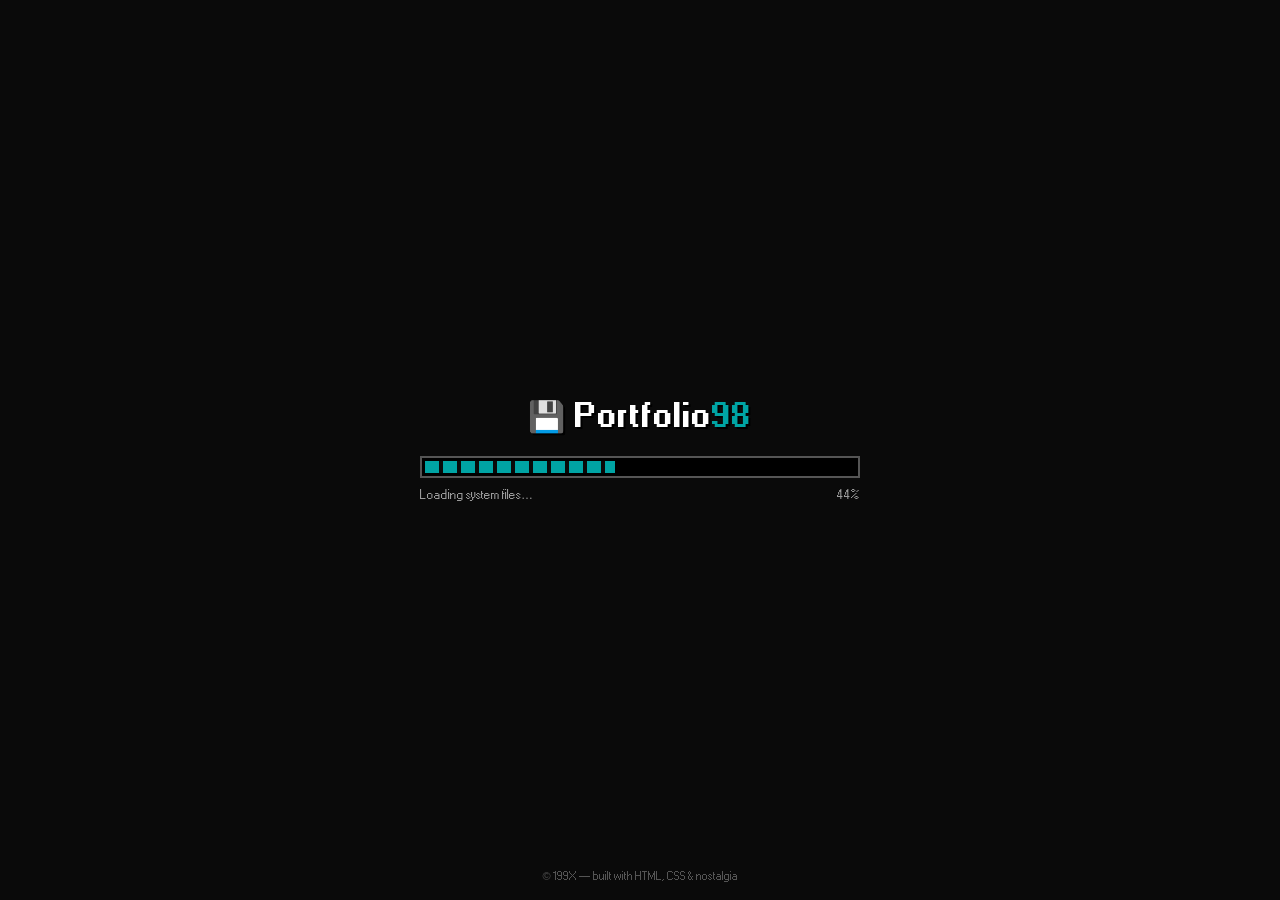
<file: index.html>
<!DOCTYPE html>
<html lang="en">
<head>
  <meta charset="UTF-8" />
  <meta name="viewport" content="width=device-width, initial-scale=1.0" />
  <title>Portfolio 98</title>
  <meta name="description" content="A Windows 98 style desktop portfolio." />
  <link rel="stylesheet" href="vendor/98.css" />
  <link rel="stylesheet" href="css/desktop.css" />
</head>
<body>

  <!-- ============ BOOT / LOADING SCREEN ============ -->
  <div id="boot" class="fullscreen">
    <div class="boot-inner">
      <div class="boot-logo">💾 Portfolio<span>98</span></div>
      <div class="boot-bar"><div class="boot-bar-fill" id="bootFill"></div></div>
      <div class="boot-status"><span id="bootMsg">Starting up…</span><span id="bootPct">0%</span></div>
    </div>
    <div class="boot-foot">© 199X — built with HTML, CSS &amp; nostalgia</div>
  </div>

  <!-- ============ CLICK TO ENTER ============ -->
  <div id="enter" class="fullscreen hidden">
    <div class="enter-inner">
      <div class="boot-logo big">💾 Portfolio<span>98</span></div>
      <button id="enterBtn">▶&nbsp; Click to start</button>
      <div class="enter-hint">tip: best experienced on a desktop browser</div>
    </div>
  </div>

  <!-- ============ DESKTOP ============ -->
  <div id="desktop" class="hidden">
    <div id="icons"></div>     <!-- desktop icons (rendered from APPS) -->
    <div id="windows"></div>   <!-- open windows live here -->

    <!-- ===== TASKBAR ===== -->
    <div id="taskbar">
      <button id="startBtn"><span class="start-flag">🪟</span><b>Start</b></button>
      <div class="taskbar-sep"></div>
      <div id="tasks"></div>
      <div id="tray">
        <span id="clock" title="">12:00 PM</span>
      </div>
    </div>

    <!-- ===== START MENU ===== -->
    <div id="startMenu" class="hidden">
      <div class="start-side"><span>Portfolio<b>98</b></span></div>
      <div class="start-main">
        <div class="start-items" id="startItems"></div>
        <div class="start-sep"></div>
        <button class="start-item" id="startShutdown"><span class="si-icon">⏻</span> Shut Down…</button>
      </div>
    </div>
  </div>

  <!-- ============ SHUTDOWN ============ -->
  <div id="shutdown" class="fullscreen hidden">
    <div class="shutdown-inner">
      <p>It is now safe to turn off your computer.</p>
      <button id="shutdownBack">Turn back on</button>
    </div>
  </div>

  <script src="js/apps.js"></script>
  <script src="js/desktop.js"></script>
  <script src="js/boot.js"></script>
</body>
</html>
</file>
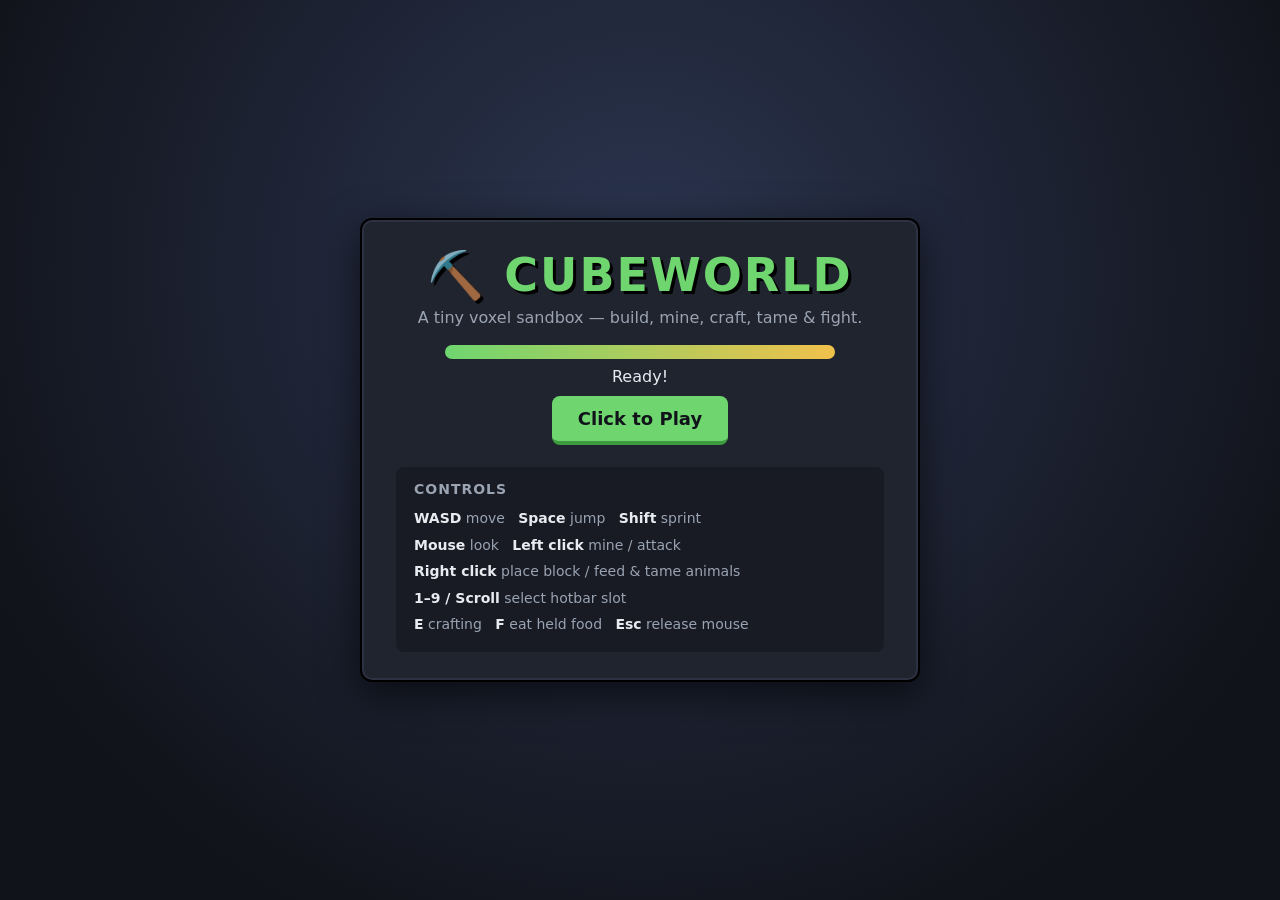
<file: docs/index.html>
<!DOCTYPE html>
<html lang="en">
<head>
  <meta charset="UTF-8" />
  <meta name="viewport" content="width=device-width, initial-scale=1.0, maximum-scale=1.0, user-scalable=no" />
  <title>Cubeworld — a craft & survive sandbox</title>
  <link rel="stylesheet" href="styles.css" />
</head>
<body>
  <!-- Loading / start screen -->
  <div id="overlay" class="overlay">
    <div class="panel">
      <h1>⛏️ CUBEWORLD</h1>
      <p class="tag">A tiny voxel sandbox — build, mine, craft, tame &amp; fight.</p>
      <div id="loadbar"><div id="loadbar-fill"></div></div>
      <p id="loadtext">Generating world…</p>
      <button id="playBtn" disabled>Click to Play</button>
      <div class="controls-help">
        <h3>Controls</h3>
        <ul>
          <li><b>WASD</b> move &nbsp; <b>Space</b> jump &nbsp; <b>Shift</b> sprint</li>
          <li><b>Mouse</b> look &nbsp; <b>Left click</b> mine / attack</li>
          <li><b>Right click</b> place block / feed &amp; tame animals</li>
          <li><b>1–9 / Scroll</b> select hotbar slot</li>
          <li><b>E</b> crafting &nbsp; <b>F</b> eat held food &nbsp; <b>Esc</b> release mouse</li>
        </ul>
      </div>
    </div>
  </div>

  <!-- In-game HUD -->
  <div id="hud" class="hidden">
    <div id="crosshair">+</div>

    <div id="stats">
      <div id="hearts" class="bar"></div>
      <div id="hunger" class="bar"></div>
    </div>

    <div id="toast"></div>

    <div id="hotbar"></div>

    <div id="hint">Press <b>E</b> to craft</div>
  </div>

  <!-- Crafting screen -->
  <div id="craftScreen" class="overlay hidden">
    <div class="panel craft-panel">
      <h2>🛠️ Crafting</h2>
      <p class="tag">Recipes you can make are highlighted. Click to craft.</p>
      <div id="recipeList"></div>
      <h3>Inventory</h3>
      <div id="invGrid"></div>
      <button id="closeCraft">Close (E)</button>
    </div>
  </div>

  <div id="deathScreen" class="overlay hidden">
    <div class="panel">
      <h1 style="color:#ff5a5a">You Died</h1>
      <p class="tag" id="deathMsg">The world is unforgiving.</p>
      <button id="respawnBtn">Respawn</button>
    </div>
  </div>

  <!-- Three.js via ES module CDN -->
  <script type="importmap">
  {
    "imports": {
      "three": "./vendor/three.module.js"
    }
  }
  </script>
  <script type="module" src="js/main.js"></script>
</body>
</html>
</file>
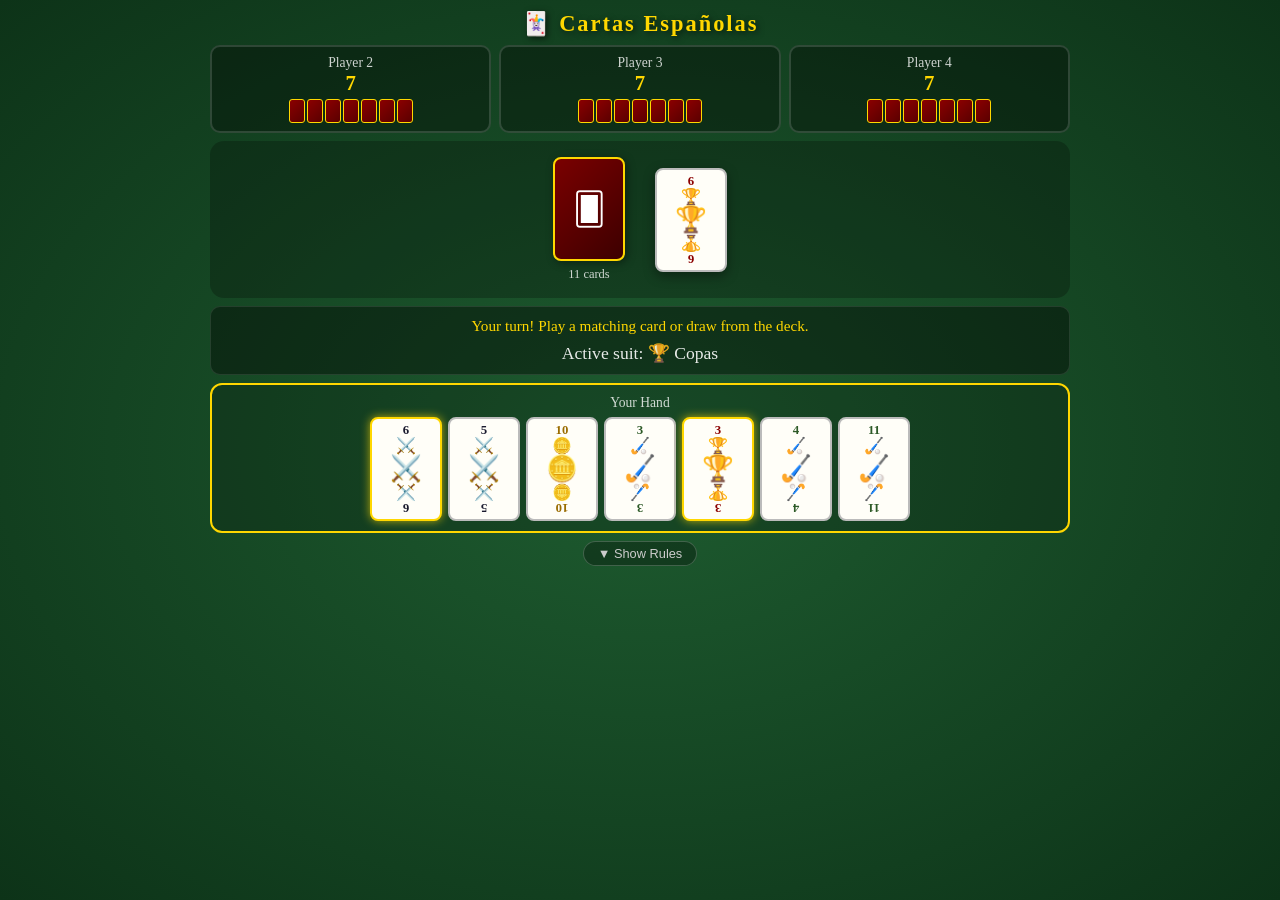
<file: spanish-card-game.html>
<!DOCTYPE html>
<html lang="en">
<head>
<meta charset="UTF-8">
<meta name="viewport" content="width=device-width, initial-scale=1.0">
<title>Juego de Cartas Españolas</title>
<style>
* { box-sizing: border-box; margin: 0; padding: 0; }

body {
  background: radial-gradient(ellipse at center, #1e5c30 0%, #0d3318 100%);
  font-family: 'Georgia', serif;
  color: white;
  min-height: 100vh;
  display: flex;
  flex-direction: column;
  align-items: center;
  padding: 10px;
  gap: 8px;
}

h1 {
  font-size: 1.4rem;
  letter-spacing: 2px;
  text-shadow: 2px 2px 6px rgba(0,0,0,0.6);
  color: #FFD700;
}

#game-area {
  width: 100%;
  max-width: 860px;
  display: flex;
  flex-direction: column;
  gap: 8px;
}

/* ---- Opponents ---- */
.opponents-row {
  display: flex;
  justify-content: space-around;
  gap: 8px;
}

.player-info {
  background: rgba(0,0,0,0.35);
  border-radius: 10px;
  padding: 8px 14px;
  text-align: center;
  border: 2px solid rgba(255,255,255,0.15);
  transition: border-color 0.3s, background 0.3s;
  flex: 1;
}

.player-info.active {
  border-color: #FFD700;
  background: rgba(255,215,0,0.1);
}

.player-info .p-name { font-size: 0.85rem; opacity: 0.8; }
.player-info .p-count { font-size: 1.3rem; font-weight: bold; color: #FFD700; }

.card-backs {
  display: flex;
  gap: 2px;
  justify-content: center;
  flex-wrap: wrap;
  margin-top: 4px;
}

.card-back {
  width: 16px;
  height: 24px;
  background: linear-gradient(135deg, #8B0000 0%, #5a0000 100%);
  border-radius: 3px;
  border: 1px solid #FFD700;
}

/* ---- Center Play Area ---- */
#play-area {
  display: flex;
  justify-content: center;
  align-items: center;
  gap: 30px;
  padding: 16px;
  background: rgba(0,0,0,0.25);
  border-radius: 14px;
  min-height: 130px;
}

/* ---- Cards ---- */
.card {
  width: 72px;
  height: 104px;
  border-radius: 8px;
  border: 2px solid #bbb;
  background: #fffef8;
  display: flex;
  flex-direction: column;
  align-items: center;
  justify-content: space-between;
  padding: 4px 3px;
  cursor: pointer;
  transition: transform 0.15s, box-shadow 0.15s, border-color 0.15s;
  position: relative;
  user-select: none;
  flex-shrink: 0;
}

.card:hover:not(.disabled) {
  transform: translateY(-10px);
  box-shadow: 0 10px 20px rgba(0,0,0,0.5);
}

.card.disabled {
  opacity: 0.55;
  cursor: default;
  filter: grayscale(20%);
}

.card.playable {
  border-color: #FFD700;
  box-shadow: 0 0 10px rgba(255,215,0,0.7);
}

.card.top-discard {
  cursor: default;
  box-shadow: 0 4px 12px rgba(0,0,0,0.4);
}

.corner {
  font-weight: bold;
  line-height: 1.1;
  text-align: center;
  font-size: 0.8rem;
}

.corner .suit-sym { font-size: 1rem; }
.center-sym { font-size: 1.6rem; line-height: 1; }
.bottom-corner { transform: rotate(180deg); }

/* Suit text colors */
.suit-oros    { color: #9A6C00; }
.suit-copas   { color: #8B0000; }
.suit-espadas { color: #1a1a2e; }
.suit-bastos  { color: #2d5a27; }

/* ---- Deck ---- */
#deck-pile {
  display: flex;
  flex-direction: column;
  align-items: center;
  gap: 6px;
}

#deck-card {
  width: 72px;
  height: 104px;
  border-radius: 8px;
  border: 2px solid #FFD700;
  background: linear-gradient(135deg, #7a0000 0%, #3d0000 100%);
  cursor: pointer;
  display: flex;
  align-items: center;
  justify-content: center;
  font-size: 2rem;
  transition: transform 0.15s, box-shadow 0.15s;
  box-shadow: 2px 2px 8px rgba(0,0,0,0.4);
}

#deck-card:hover { transform: scale(1.06); box-shadow: 0 6px 16px rgba(0,0,0,0.5); }
#deck-card.inactive { cursor: default; opacity: 0.6; }
#deck-card.inactive:hover { transform: none; }
#deck-count { font-size: 0.78rem; opacity: 0.8; text-align: center; }

/* ---- Status ---- */
#status-area {
  background: rgba(0,0,0,0.4);
  border-radius: 10px;
  padding: 10px 16px;
  text-align: center;
  border: 1px solid rgba(255,255,255,0.1);
}

#status-msg {
  font-size: 0.95rem;
  color: #FFD700;
  min-height: 22px;
}

#suit-display {
  font-size: 1.1rem;
  margin-top: 4px;
  opacity: 0.9;
}

/* ---- Player Hand ---- */
#player-area {
  padding: 10px;
  background: rgba(0,0,0,0.2);
  border-radius: 12px;
  border: 2px solid rgba(255,255,255,0.1);
  transition: border-color 0.3s;
}

#player-area.active { border-color: #FFD700; }

#player-label {
  text-align: center;
  font-size: 0.85rem;
  opacity: 0.8;
  margin-bottom: 6px;
}

#player-hand {
  display: flex;
  flex-wrap: wrap;
  gap: 6px;
  justify-content: center;
}

/* ---- Rules Panel ---- */
#rules-toggle {
  background: rgba(0,0,0,0.3);
  border: 1px solid rgba(255,255,255,0.2);
  color: #ccc;
  padding: 4px 14px;
  border-radius: 20px;
  cursor: pointer;
  font-size: 0.8rem;
}

#rules-toggle:hover { background: rgba(0,0,0,0.5); }

#rules-panel {
  display: none;
  background: rgba(0,0,0,0.5);
  border-radius: 10px;
  padding: 12px 16px;
  font-size: 0.82rem;
  line-height: 1.7;
  border: 1px solid rgba(255,255,255,0.15);
}

#rules-panel.open { display: block; }
#rules-panel ul { padding-left: 16px; }

/* ---- Suit Modal ---- */
#suit-modal {
  display: none;
  position: fixed;
  inset: 0;
  background: rgba(0,0,0,0.75);
  z-index: 100;
  align-items: center;
  justify-content: center;
}

#suit-modal.show { display: flex; }

#suit-picker {
  background: linear-gradient(135deg, #1a472a, #0d3318);
  border: 3px solid #FFD700;
  border-radius: 16px;
  padding: 24px;
  text-align: center;
}

#suit-picker h2 { margin-bottom: 16px; color: #FFD700; }

.suit-btn-row { display: flex; gap: 12px; justify-content: center; }

.suit-btn {
  width: 80px;
  height: 80px;
  border-radius: 10px;
  border: 2px solid #bbb;
  background: #fffef8;
  font-size: 2.2rem;
  cursor: pointer;
  transition: transform 0.15s, border-color 0.15s, box-shadow 0.15s;
  display: flex;
  flex-direction: column;
  align-items: center;
  justify-content: center;
  gap: 2px;
}

.suit-btn span { font-size: 0.6rem; font-weight: bold; }
.suit-btn:hover {
  transform: scale(1.12);
  border-color: #FFD700;
  box-shadow: 0 0 12px rgba(255,215,0,0.7);
}

/* ---- Win Screen ---- */
#win-screen {
  display: none;
  position: fixed;
  inset: 0;
  background: rgba(0,0,0,0.82);
  z-index: 200;
  align-items: center;
  justify-content: center;
  text-align: center;
}

#win-screen.show { display: flex; }

#win-content {
  background: linear-gradient(135deg, #1a472a, #0d3318);
  border: 3px solid #FFD700;
  border-radius: 20px;
  padding: 40px 50px;
}

#win-title { font-size: 2.2rem; margin-bottom: 8px; color: #FFD700; }
#win-msg { font-size: 1rem; opacity: 0.85; margin-bottom: 20px; }

#restart-btn {
  padding: 10px 28px;
  background: #FFD700;
  color: #1a472a;
  border: none;
  border-radius: 10px;
  font-size: 1.05rem;
  font-weight: bold;
  cursor: pointer;
  font-family: inherit;
  transition: background 0.2s, transform 0.15s;
}

#restart-btn:hover { background: #FFC200; transform: scale(1.05); }

/* ---- Pending Draws Indicator ---- */
#pending-badge {
  display: none;
  background: #cc0000;
  color: white;
  border-radius: 20px;
  padding: 3px 10px;
  font-size: 0.85rem;
  font-weight: bold;
  text-align: center;
}

#pending-badge.show { display: block; }
</style>
</head>
<body>

<h1>🃏 Cartas Españolas</h1>

<div id="game-area">

  <!-- Opponents -->
  <div class="opponents-row" id="opponents-row"></div>

  <!-- Play Area -->
  <div id="play-area">
    <div id="deck-pile">
      <div id="deck-card" onclick="humanDraw()">🂠</div>
      <div id="deck-count"></div>
    </div>
    <div id="pending-badge"></div>
    <div id="discard-top"></div>
  </div>

  <!-- Status -->
  <div id="status-area">
    <div id="status-msg">Starting game...</div>
    <div id="suit-display"></div>
  </div>

  <!-- Player Hand -->
  <div id="player-area">
    <div id="player-label">Your Hand</div>
    <div id="player-hand"></div>
  </div>

  <!-- Rules -->
  <div style="display:flex;justify-content:center">
    <button id="rules-toggle" onclick="toggleRules()">▼ Show Rules</button>
  </div>
  <div id="rules-panel">
    <strong>How to Play:</strong>
    <ul>
      <li>Match the <strong>suit</strong> or <strong>number</strong> of the top card.</li>
      <li><strong>1 (Ace)</strong> — Skips the next player's turn.</li>
      <li><strong>2</strong> — Next player must draw 2 cards (stackable!).</li>
      <li><strong>7</strong> — You choose the new active suit.</li>
      <li>If you can't play, click the <strong>deck</strong> to draw.</li>
      <li>First player to empty their hand wins!</li>
    </ul>
    <br>
    <strong>Suits:</strong> 🪙 Oros &nbsp; 🏆 Copas &nbsp; ⚔️ Espadas &nbsp; 🏑 Bastos
  </div>

</div>

<!-- Suit Chooser Modal -->
<div id="suit-modal">
  <div id="suit-picker">
    <h2>Choose the new suit</h2>
    <div class="suit-btn-row">
      <button class="suit-btn" onclick="chooseSuit('oros')">🪙<span>Oros</span></button>
      <button class="suit-btn" onclick="chooseSuit('copas')">🏆<span>Copas</span></button>
      <button class="suit-btn" onclick="chooseSuit('espadas')">⚔️<span>Espadas</span></button>
      <button class="suit-btn" onclick="chooseSuit('bastos')">🏑<span>Bastos</span></button>
    </div>
  </div>
</div>

<!-- Win Screen -->
<div id="win-screen">
  <div id="win-content">
    <div id="win-title"></div>
    <div id="win-msg"></div>
    <button id="restart-btn" onclick="initGame()">Play Again</button>
  </div>
</div>

<script>
// ─────────────────────────────────────────
//  CONSTANTS
// ─────────────────────────────────────────
const SUITS = ['oros', 'copas', 'espadas', 'bastos'];
const SUIT_DATA = {
  oros:    { name: 'Oros',    sym: '🪙', cls: 'suit-oros' },
  copas:   { name: 'Copas',   sym: '🏆', cls: 'suit-copas' },
  espadas: { name: 'Espadas', sym: '⚔️', cls: 'suit-espadas' },
  bastos:  { name: 'Bastos',  sym: '🏑', cls: 'suit-bastos' },
};
// Numbers in Spanish deck: 1-7, 10-12 (no 8, no 9)
const NUMBERS = [1, 2, 3, 4, 5, 6, 7, 10, 11, 12];
const NUM_PLAYERS = 4;
const HAND_SIZE = 7;

const SKIP_NUM     = 1;
const DRAW_TWO_NUM = 2;
const CHANGE_SUIT_NUM = 7;

// ─────────────────────────────────────────
//  GAME STATE
// ─────────────────────────────────────────
let G = {};

function createDeck() {
  const d = [];
  for (const suit of SUITS)
    for (const num of NUMBERS)
      d.push({ suit, num });
  return d;
}

function shuffle(arr) {
  const a = [...arr];
  for (let i = a.length - 1; i > 0; i--) {
    const j = Math.floor(Math.random() * (i + 1));
    [a[i], a[j]] = [a[j], a[i]];
  }
  return a;
}

function initGame() {
  document.getElementById('win-screen').classList.remove('show');
  document.getElementById('suit-modal').classList.remove('show');

  const deck = shuffle(createDeck());
  const players = Array.from({ length: NUM_PLAYERS }, (_, i) => ({
    name: i === 0 ? 'You' : `Player ${i + 1}`,
    isHuman: i === 0,
    hand: deck.splice(0, HAND_SIZE),
  }));

  // First discard card must not be a special card
  let first;
  const rest = [];
  for (const c of deck) {
    if (!first && ![SKIP_NUM, DRAW_TWO_NUM, CHANGE_SUIT_NUM].includes(c.num)) {
      first = c;
    } else {
      rest.push(c);
    }
  }

  G = {
    deck: rest,
    players,
    discard: [first],
    currentSuit: first.suit,
    currentPlayer: 0,
    pendingDraws: 0,
    skipNext: false,
    waitingForSuit: false,
    gameOver: false,
  };

  render();
  setStatus("Your turn! Play a matching card or draw from the deck.");
}

// ─────────────────────────────────────────
//  HELPERS
// ─────────────────────────────────────────
function topCard()  { return G.discard[G.discard.length - 1]; }

function canPlay(card) {
  // When there's a pending +2 chain, only another 2 can be played
  if (G.pendingDraws > 0) return card.num === DRAW_TWO_NUM;
  return card.suit === G.currentSuit || card.num === topCard().num;
}

function dealOne(player) {
  if (G.deck.length === 0) reshuffleDeck();
  if (G.deck.length > 0) player.hand.push(G.deck.shift());
}

function reshuffleDeck() {
  const top = G.discard.pop();
  G.deck = shuffle(G.discard);
  G.discard = [top];
  setStatus('Deck reshuffled from discard pile.');
}

function bestSuitForHand(hand) {
  const c = { oros: 0, copas: 0, espadas: 0, bastos: 0 };
  hand.forEach(card => c[card.suit]++);
  return Object.entries(c).sort((a, b) => b[1] - a[1])[0][0];
}

function setStatus(msg) {
  document.getElementById('status-msg').textContent = msg;
}

function toggleRules() {
  const p = document.getElementById('rules-panel');
  const b = document.getElementById('rules-toggle');
  const open = p.classList.toggle('open');
  b.textContent = open ? '▲ Hide Rules' : '▼ Show Rules';
}

// ─────────────────────────────────────────
//  TURN LOGIC
// ─────────────────────────────────────────
function advanceTurn() {
  G.currentPlayer = (G.currentPlayer + 1) % NUM_PLAYERS;
  if (G.skipNext) {
    G.skipNext = false;
    const skipped = G.players[G.currentPlayer].name;
    G.currentPlayer = (G.currentPlayer + 1) % NUM_PLAYERS;
    setStatus(`${skipped} is skipped! It's ${G.players[G.currentPlayer].name}'s turn.`);
  }
}

function afterPlay(playerIdx) {
  const p = G.players[playerIdx];
  if (p.hand.length === 0) { endGame(playerIdx); return; }
  if (!G.waitingForSuit) {
    advanceTurn();
    scheduleAI();
  }
  render();
}

// ─────────────────────────────────────────
//  CARD EFFECTS
// ─────────────────────────────────────────
function applyEffect(card, playerIdx) {
  const pname = G.players[playerIdx].name;
  if (card.num === DRAW_TWO_NUM) {
    G.pendingDraws += 2;
    setStatus(`${pname} played a 2! Next player draws ${G.pendingDraws}.`);
  } else if (card.num === SKIP_NUM) {
    G.skipNext = true;
    setStatus(`${pname} played a 1! Next player is skipped.`);
  } else if (card.num === CHANGE_SUIT_NUM) {
    if (G.players[playerIdx].isHuman) {
      G.waitingForSuit = true;
      document.getElementById('suit-modal').classList.add('show');
      setStatus("Choose the new suit!");
    } else {
      const s = bestSuitForHand(G.players[playerIdx].hand);
      G.currentSuit = s;
      setStatus(`${pname} played a 7 and changed suit to ${SUIT_DATA[s].name} ${SUIT_DATA[s].sym}`);
    }
  }
}

// ─────────────────────────────────────────
//  HUMAN ACTIONS
// ─────────────────────────────────────────
function humanPlay(cardIdx) {
  if (G.gameOver || G.waitingForSuit || G.currentPlayer !== 0) return;

  const card = G.players[0].hand[cardIdx];
  if (!canPlay(card)) {
    setStatus("That card doesn't match the suit or number!");
    return;
  }

  G.players[0].hand.splice(cardIdx, 1);
  G.discard.push(card);
  G.currentSuit = card.suit;
  applyEffect(card, 0);
  afterPlay(0);
}

function humanDraw() {
  if (G.gameOver || G.waitingForSuit || G.currentPlayer !== 0) return;

  const player = G.players[0];
  const n = G.pendingDraws > 0 ? G.pendingDraws : 1;
  for (let i = 0; i < n; i++) dealOne(player);

  if (G.pendingDraws > 0) {
    setStatus(`You drew ${G.pendingDraws} cards.`);
    G.pendingDraws = 0;
  } else {
    setStatus('You drew a card.');
  }

  advanceTurn();
  render();
  scheduleAI();
}

function chooseSuit(suit) {
  if (!G.waitingForSuit) return;
  G.waitingForSuit = false;
  G.currentSuit = suit;
  document.getElementById('suit-modal').classList.remove('show');
  setStatus(`You changed the suit to ${SUIT_DATA[suit].name} ${SUIT_DATA[suit].sym}`);
  advanceTurn();
  render();
  scheduleAI();
}

// ─────────────────────────────────────────
//  AI LOGIC
// ─────────────────────────────────────────
function scheduleAI() {
  if (!G.gameOver && G.currentPlayer !== 0 && !G.waitingForSuit) {
    setTimeout(aiTurn, 850);
  }
}

function aiTurn() {
  if (G.gameOver || G.currentPlayer === 0 || G.waitingForSuit) return;

  const player = G.players[G.currentPlayer];
  const playable = player.hand
    .map((card, idx) => ({ card, idx }))
    .filter(({ card }) => canPlay(card));

  if (playable.length > 0) {
    // Priority: DRAW_TWO > SKIP > CHANGE_SUIT > suit match > any
    const priority = num => {
      if (num === DRAW_TWO_NUM) return 4;
      if (num === SKIP_NUM) return 3;
      if (num === CHANGE_SUIT_NUM) return 2;
      return 0;
    };
    playable.sort((a, b) => priority(b.card.num) - priority(a.card.num));
    const { card, idx } = playable[0];

    player.hand.splice(idx, 1);
    G.discard.push(card);
    G.currentSuit = card.suit;
    applyEffect(card, G.currentPlayer);
    afterPlay(G.currentPlayer);
  } else {
    // Must draw
    const n = G.pendingDraws > 0 ? G.pendingDraws : 1;
    for (let i = 0; i < n; i++) dealOne(player);
    if (G.pendingDraws > 0) {
      setStatus(`${player.name} had to draw ${G.pendingDraws} cards.`);
      G.pendingDraws = 0;
    } else {
      setStatus(`${player.name} drew a card.`);
    }
    advanceTurn();
    render();
    scheduleAI();
  }
}

// ─────────────────────────────────────────
//  WIN
// ─────────────────────────────────────────
function endGame(winnerIdx) {
  G.gameOver = true;
  render();
  const winner = G.players[winnerIdx];
  document.getElementById('win-title').textContent =
    winnerIdx === 0 ? '🎉 You Win!' : `${winner.name} Wins!`;
  document.getElementById('win-msg').textContent =
    winnerIdx === 0 ? 'Congratulations — you emptied your hand first!' : 'Better luck next time!';
  document.getElementById('win-screen').classList.add('show');
}

// ─────────────────────────────────────────
//  RENDERING
// ─────────────────────────────────────────
function render() {
  renderOpponents();
  renderCenter();
  renderHand();
}

function renderOpponents() {
  const row = document.getElementById('opponents-row');
  row.innerHTML = '';
  for (let i = 1; i < NUM_PLAYERS; i++) {
    const p = G.players[i];
    const active = G.currentPlayer === i;
    const div = document.createElement('div');
    div.className = `player-info${active ? ' active' : ''}`;
    const backs = '<div class="card-back"></div>'.repeat(Math.min(p.hand.length, 10));
    div.innerHTML = `
      <div class="p-name">${p.name}${active ? ' ◀' : ''}</div>
      <div class="p-count">${p.hand.length}</div>
      <div class="card-backs">${backs}</div>
    `;
    row.appendChild(div);
  }
}

function renderCenter() {
  const top = topCard();
  document.getElementById('discard-top').innerHTML = makeCardHTML(top, false, false, true);

  document.getElementById('deck-count').textContent = `${G.deck.length} cards`;
  const deckEl = document.getElementById('deck-card');
  const myTurn = G.currentPlayer === 0 && !G.gameOver;
  deckEl.className = myTurn ? '' : 'inactive';

  const sd = SUIT_DATA[G.currentSuit];
  document.getElementById('suit-display').textContent = `Active suit: ${sd.sym} ${sd.name}`;

  const badge = document.getElementById('pending-badge');
  if (G.pendingDraws > 0) {
    badge.textContent = `+${G.pendingDraws} pending`;
    badge.classList.add('show');
  } else {
    badge.classList.remove('show');
  }
}

function renderHand() {
  const hand = document.getElementById('player-hand');
  hand.innerHTML = '';
  const player = G.players[0];
  const myTurn = G.currentPlayer === 0 && !G.gameOver && !G.waitingForSuit;

  document.getElementById('player-area').className = myTurn ? 'active' : '';

  player.hand.forEach((card, idx) => {
    const playable = myTurn && canPlay(card);
    const div = document.createElement('div');
    div.innerHTML = makeCardHTML(card, !myTurn, playable, false);
    const el = div.firstElementChild;
    if (playable) el.addEventListener('click', () => humanPlay(idx));
    hand.appendChild(el);
  });
}

function makeCardHTML(card, disabled, playable, isTop) {
  const sd = SUIT_DATA[card.suit];
  const cls = ['card', sd.cls];
  if (disabled && !isTop) cls.push('disabled');
  if (playable) cls.push('playable');
  if (isTop) cls.push('top-discard');

  return `<div class="${cls.join(' ')}">
    <div class="corner">
      <div>${card.num}</div>
      <div class="suit-sym">${sd.sym}</div>
    </div>
    <div class="center-sym">${sd.sym}</div>
    <div class="corner bottom-corner">
      <div>${card.num}</div>
      <div class="suit-sym">${sd.sym}</div>
    </div>
  </div>`;
}

// ─────────────────────────────────────────
//  START
// ─────────────────────────────────────────
initGame();
</script>
</body>
</html>
</file>
<file: vendor/98.css>
/*! 98.css v0.1.20 - https://github.com/jdan/98.css */@font-face{font-family:"Pixelated MS Sans Serif";font-style:normal;font-weight:400;src:url(ms_sans_serif.woff) format("woff");src:url(ms_sans_serif.woff2) format("woff2")}@font-face{font-family:"Pixelated MS Sans Serif";font-style:normal;font-weight:700;src:url(ms_sans_serif_bold.woff) format("woff");src:url(ms_sans_serif_bold.woff2) format("woff2")}body{color:#222;font-family:Arial;font-size:12px}.title-bar,.window,button,input,label,option,select,table,textarea,ul.tree-view{-webkit-font-smoothing:none;font-family:"Pixelated MS Sans Serif",Arial;font-size:11px}h1{font-size:5rem}h2{font-size:2.5rem}h3{font-size:2rem}h4{font-size:1.5rem}u{border-bottom:.5px solid #222;text-decoration:none}button,input[type=reset],input[type=submit]{border:none;border-radius:0;box-sizing:border-box;color:transparent;min-height:23px;min-width:75px;padding:0 12px;text-shadow:0 0 #222}.vertical-bar,button,input[type=reset],input[type=submit]{background:silver;box-shadow:inset -1px -1px #0a0a0a,inset 1px 1px #fff,inset -2px -2px grey,inset 2px 2px #dfdfdf}.vertical-bar{height:20px;width:4px}button:not(:disabled):active,input[type=reset]:not(:disabled):active,input[type=submit]:not(:disabled):active{box-shadow:inset -1px -1px #fff,inset 1px 1px #0a0a0a,inset -2px -2px #dfdfdf,inset 2px 2px grey;text-shadow:1px 1px #222}@media (not(hover)){button:not(:disabled):hover,input[type=reset]:not(:disabled):hover,input[type=submit]:not(:disabled):hover{box-shadow:inset -1px -1px #fff,inset 1px 1px #0a0a0a,inset -2px -2px #dfdfdf,inset 2px 2px grey}}button:focus,input[type=reset]:focus,input[type=submit]:focus{outline:1px dotted #000;outline-offset:-4px}button::-moz-focus-inner,input[type=reset]::-moz-focus-inner,input[type=submit]::-moz-focus-inner{border:0}:disabled,:disabled+label,input[readonly],input[readonly]+label{color:grey}:disabled+label,button:disabled,input[type=reset]:disabled,input[type=submit]:disabled{text-shadow:1px 1px 0 #fff}.window{background:silver;box-shadow:inset -1px -1px #0a0a0a,inset 1px 1px #dfdfdf,inset -2px -2px grey,inset 2px 2px #fff;padding:3px}.title-bar{align-items:center;background:linear-gradient(90deg,navy,#1084d0);display:flex;justify-content:space-between;padding:3px 2px 3px 3px}.title-bar.inactive{background:linear-gradient(90deg,grey,#b5b5b5)}.title-bar-text{color:#fff;font-weight:700;letter-spacing:0;margin-right:24px}.title-bar-controls{display:flex}.title-bar-controls button{display:block;min-height:14px;min-width:16px;padding:0}.title-bar-controls button:active{padding:0}.title-bar-controls button:focus{outline:none}.title-bar-controls button[aria-label=Minimize]{background-image:url("data:image/svg+xml;charset=utf-8,%3Csvg width='6' height='2' fill='none' xmlns='http://www.w3.org/2000/svg'%3E%3Cpath fill='%23000' d='M0 0h6v2H0z'/%3E%3C/svg%3E");background-position:bottom 3px left 4px;background-repeat:no-repeat}.title-bar-controls button[aria-label=Maximize]{background-image:url("data:image/svg+xml;charset=utf-8,%3Csvg width='9' height='9' fill='none' xmlns='http://www.w3.org/2000/svg'%3E%3Cpath fill-rule='evenodd' clip-rule='evenodd' d='M9 0H0v9h9V0zM8 2H1v6h7V2z' fill='%23000'/%3E%3C/svg%3E");background-position:top 2px left 3px;background-repeat:no-repeat}.title-bar-controls button[aria-label=Restore]{background-image:url("data:image/svg+xml;charset=utf-8,%3Csvg width='8' height='9' fill='none' xmlns='http://www.w3.org/2000/svg'%3E%3Cpath fill='%23000' d='M2 0h6v2H2zM7 2h1v4H7zM2 2h1v1H2zM6 5h1v1H6zM0 3h6v2H0zM5 5h1v4H5zM0 5h1v4H0zM1 8h4v1H1z'/%3E%3C/svg%3E");background-position:top 2px left 3px;background-repeat:no-repeat}.title-bar-controls button[aria-label=Help]{background-image:url("data:image/svg+xml;charset=utf-8,%3Csvg width='6' height='9' fill='none' xmlns='http://www.w3.org/2000/svg'%3E%3Cpath fill='%23000' d='M0 1h2v2H0zM1 0h4v1H1zM4 1h2v2H4zM3 3h2v1H3zM2 4h2v2H2zM2 7h2v2H2z'/%3E%3C/svg%3E");background-position:top 2px left 5px;background-repeat:no-repeat}.title-bar-controls button[aria-label=Close]{background-image:url("data:image/svg+xml;charset=utf-8,%3Csvg width='8' height='7' fill='none' xmlns='http://www.w3.org/2000/svg'%3E%3Cpath fill-rule='evenodd' clip-rule='evenodd' d='M0 0h2v1h1v1h2V1h1V0h2v1H7v1H6v1H5v1h1v1h1v1h1v1H6V6H5V5H3v1H2v1H0V6h1V5h1V4h1V3H2V2H1V1H0V0z' fill='%23000'/%3E%3C/svg%3E");background-position:top 3px left 4px;background-repeat:no-repeat;margin-left:2px}.status-bar{gap:1px;display:flex;margin:0 1px}.status-bar-field{box-shadow:inset -1px -1px #dfdfdf,inset 1px 1px grey;flex-grow:1;margin:0;padding:2px 3px}.window-body{margin:8px}fieldset{border-image:url("data:image/svg+xml;charset=utf-8,%3Csvg width='5' height='5' fill='gray' xmlns='http://www.w3.org/2000/svg'%3E%3Cpath fill-rule='evenodd' clip-rule='evenodd' d='M0 0h5v5H0V2h2v1h1V2H0' fill='%23fff'/%3E%3Cpath fill-rule='evenodd' clip-rule='evenodd' d='M0 0h4v4H0V1h1v2h2V1H0'/%3E%3C/svg%3E") 2;margin:0;padding:10px;padding-block-start:8px}legend{background:silver}.field-row{align-items:center;display:flex}[class^=field-row]+[class^=field-row]{margin-top:6px}.field-row>*+*{margin-left:6px}.field-row-stacked{display:flex;flex-direction:column}.field-row-stacked *+*{margin-top:6px}label{align-items:center;display:inline-flex}input[type=checkbox],input[type=radio]{appearance:none;-webkit-appearance:none;-moz-appearance:none;background:0;border:none;margin:0;opacity:0;position:fixed}input[type=checkbox]+label,input[type=radio]+label{line-height:13px}input[type=radio]+label{margin-left:18px;position:relative}input[type=radio]+label:before{background:url("data:image/svg+xml;charset=utf-8,%3Csvg width='12' height='12' fill='none' xmlns='http://www.w3.org/2000/svg'%3E%3Cpath fill-rule='evenodd' clip-rule='evenodd' d='M8 0H4v1H2v1H1v2H0v4h1v2h1V8H1V4h1V2h2V1h4v1h2V1H8V0z' fill='gray'/%3E%3Cpath fill-rule='evenodd' clip-rule='evenodd' d='M8 1H4v1H2v2H1v4h1v1h1V8H2V4h1V3h1V2h4v1h2V2H8V1z' fill='%23000'/%3E%3Cpath fill-rule='evenodd' clip-rule='evenodd' d='M9 3h1v1H9V3zm1 5V4h1v4h-1zm-2 2V9h1V8h1v2H8zm-4 0v1h4v-1H4zm0 0V9H2v1h2z' fill='%23DFDFDF'/%3E%3Cpath fill-rule='evenodd' clip-rule='evenodd' d='M11 2h-1v2h1v4h-1v2H8v1H4v-1H2v1h2v1h4v-1h2v-1h1V8h1V4h-1V2z' fill='%23fff'/%3E%3Cpath fill-rule='evenodd' clip-rule='evenodd' d='M4 2h4v1h1v1h1v4H9v1H8v1H4V9H3V8H2V4h1V3h1V2z' fill='%23fff'/%3E%3C/svg%3E");content:"";display:inline-block;height:12px;left:-18px;margin-right:6px;position:absolute;top:0;width:12px}input[type=radio]:active+label:before{background:url("data:image/svg+xml;charset=utf-8,%3Csvg width='12' height='12' fill='none' xmlns='http://www.w3.org/2000/svg'%3E%3Cpath fill-rule='evenodd' clip-rule='evenodd' d='M8 0H4v1H2v1H1v2H0v4h1v2h1V8H1V4h1V2h2V1h4v1h2V1H8V0z' fill='gray'/%3E%3Cpath fill-rule='evenodd' clip-rule='evenodd' d='M8 1H4v1H2v2H1v4h1v1h1V8H2V4h1V3h1V2h4v1h2V2H8V1z' fill='%23000'/%3E%3Cpath fill-rule='evenodd' clip-rule='evenodd' d='M9 3h1v1H9V3zm1 5V4h1v4h-1zm-2 2V9h1V8h1v2H8zm-4 0v1h4v-1H4zm0 0V9H2v1h2z' fill='%23DFDFDF'/%3E%3Cpath fill-rule='evenodd' clip-rule='evenodd' d='M11 2h-1v2h1v4h-1v2H8v1H4v-1H2v1h2v1h4v-1h2v-1h1V8h1V4h-1V2z' fill='%23fff'/%3E%3Cpath fill-rule='evenodd' clip-rule='evenodd' d='M4 2h4v1h1v1h1v4H9v1H8v1H4V9H3V8H2V4h1V3h1V2z' fill='silver'/%3E%3C/svg%3E")}input[type=radio]:checked+label:after{background:url("data:image/svg+xml;charset=utf-8,%3Csvg width='4' height='4' fill='none' xmlns='http://www.w3.org/2000/svg'%3E%3Cpath fill-rule='evenodd' clip-rule='evenodd' d='M3 0H1v1H0v2h1v1h2V3h1V1H3V0z' fill='%23000'/%3E%3C/svg%3E");content:"";display:block;height:4px;left:-14px;position:absolute;top:4px;width:4px}input[type=checkbox]:focus+label,input[type=radio]:focus+label{outline:1px dotted #000}input[type=radio][disabled]+label:before{background:url("data:image/svg+xml;charset=utf-8,%3Csvg width='12' height='12' fill='none' xmlns='http://www.w3.org/2000/svg'%3E%3Cpath fill-rule='evenodd' clip-rule='evenodd' d='M8 0H4v1H2v1H1v2H0v4h1v2h1V8H1V4h1V2h2V1h4v1h2V1H8V0z' fill='gray'/%3E%3Cpath fill-rule='evenodd' clip-rule='evenodd' d='M8 1H4v1H2v2H1v4h1v1h1V8H2V4h1V3h1V2h4v1h2V2H8V1z' fill='%23000'/%3E%3Cpath fill-rule='evenodd' clip-rule='evenodd' d='M9 3h1v1H9V3zm1 5V4h1v4h-1zm-2 2V9h1V8h1v2H8zm-4 0v1h4v-1H4zm0 0V9H2v1h2z' fill='%23DFDFDF'/%3E%3Cpath fill-rule='evenodd' clip-rule='evenodd' d='M11 2h-1v2h1v4h-1v2H8v1H4v-1H2v1h2v1h4v-1h2v-1h1V8h1V4h-1V2z' fill='%23fff'/%3E%3Cpath fill-rule='evenodd' clip-rule='evenodd' d='M4 2h4v1h1v1h1v4H9v1H8v1H4V9H3V8H2V4h1V3h1V2z' fill='silver'/%3E%3C/svg%3E")}input[type=radio][disabled]:checked+label:after{background:url("data:image/svg+xml;charset=utf-8,%3Csvg width='4' height='4' fill='none' xmlns='http://www.w3.org/2000/svg'%3E%3Cpath fill-rule='evenodd' clip-rule='evenodd' d='M3 0H1v1H0v2h1v1h2V3h1V1H3V0z' fill='gray'/%3E%3C/svg%3E")}input[type=checkbox]+label{margin-left:19px;position:relative}input[type=checkbox]+label:before{background:#fff;box-shadow:inset -1px -1px #fff,inset 1px 1px grey,inset -2px -2px #dfdfdf,inset 2px 2px #0a0a0a;content:"";display:inline-block;height:13px;left:-19px;margin-right:6px;position:absolute;width:13px}input[type=checkbox]:active+label:before{background:silver}input[type=checkbox]:checked+label:after{background:url("data:image/svg+xml;charset=utf-8,%3Csvg width='7' height='7' fill='none' xmlns='http://www.w3.org/2000/svg'%3E%3Cpath fill-rule='evenodd' clip-rule='evenodd' d='M7 0H6v1H5v1H4v1H3v1H2V3H1V2H0v3h1v1h1v1h1V6h1V5h1V4h1V3h1V0z' fill='%23000'/%3E%3C/svg%3E");content:"";display:block;height:7px;left:-16px;position:absolute;top:3px;width:7px}input[type=checkbox][disabled]+label:before{background:silver}input[type=checkbox][disabled]:checked+label:after{background:url("data:image/svg+xml;charset=utf-8,%3Csvg width='7' height='7' fill='none' xmlns='http://www.w3.org/2000/svg'%3E%3Cpath fill-rule='evenodd' clip-rule='evenodd' d='M7 0H6v1H5v1H4v1H3v1H2V3H1V2H0v3h1v1h1v1h1V6h1V5h1V4h1V3h1V0z' fill='gray'/%3E%3C/svg%3E")}input[type=email],input[type=number],input[type=password],input[type=text]{-webkit-appearance:none;-moz-appearance:none;appearance:none;border:none;border-radius:0}input[type=email],input[type=number],input[type=password],input[type=text],select{background-color:#fff;box-shadow:inset -1px -1px #fff,inset 1px 1px grey,inset -2px -2px #dfdfdf,inset 2px 2px #0a0a0a;box-sizing:border-box;padding:3px 4px}select,textarea{border:none}textarea{-webkit-appearance:none;-moz-appearance:none;appearance:none;background-color:#fff;border-radius:0;box-shadow:inset -1px -1px #fff,inset 1px 1px grey,inset -2px -2px #dfdfdf,inset 2px 2px #0a0a0a;box-sizing:border-box;padding:3px 4px}input[type=email],input[type=password],input[type=text],select{height:21px}input[type=number]{height:22px}input[type=email],input[type=number],input[type=password],input[type=text]{line-height:2}input[type=email]:disabled,input[type=email]:read-only,input[type=number]:disabled,input[type=number]:read-only,input[type=password]:disabled,input[type=password]:read-only,input[type=text]:disabled,input[type=text]:read-only,textarea:disabled{background-color:silver}select{appearance:none;-webkit-appearance:none;-moz-appearance:none;background-image:url("data:image/svg+xml;charset=utf-8,%3Csvg width='16' height='17' fill='none' xmlns='http://www.w3.org/2000/svg'%3E%3Cpath fill-rule='evenodd' clip-rule='evenodd' d='M15 0H0v16h1V1h14V0z' fill='%23DFDFDF'/%3E%3Cpath fill-rule='evenodd' clip-rule='evenodd' d='M2 1H1v14h1V2h12V1H2z' fill='%23fff'/%3E%3Cpath fill-rule='evenodd' clip-rule='evenodd' d='M16 17H0v-1h15V0h1v17z' fill='%23000'/%3E%3Cpath fill-rule='evenodd' clip-rule='evenodd' d='M15 1h-1v14H1v1h14V1z' fill='gray'/%3E%3Cpath fill='silver' d='M2 2h12v13H2z'/%3E%3Cpath fill-rule='evenodd' clip-rule='evenodd' d='M11 6H4v1h1v1h1v1h1v1h1V9h1V8h1V7h1V6z' fill='%23000'/%3E%3C/svg%3E");background-position:top 2px right 2px;background-repeat:no-repeat;border-radius:0;padding-right:32px;position:relative}input[type=email]:focus,input[type=number]:focus,input[type=password]:focus,input[type=text]:focus,select:focus,textarea:focus{outline:none}input[type=range]{-webkit-appearance:none;background:transparent;width:100%}input[type=range]:focus{outline:none}input[type=range]::-webkit-slider-thumb{-webkit-appearance:none;background:url("data:image/svg+xml;charset=utf-8,%3Csvg width='11' height='21' fill='none' xmlns='http://www.w3.org/2000/svg'%3E%3Cpath fill-rule='evenodd' clip-rule='evenodd' d='M0 0v16h2v2h2v2h1v-1H3v-2H1V1h9V0z' fill='%23fff'/%3E%3Cpath fill-rule='evenodd' clip-rule='evenodd' d='M1 1v15h1v1h1v1h1v1h2v-1h1v-1h1v-1h1V1z' fill='%23C0C7C8'/%3E%3Cpath fill-rule='evenodd' clip-rule='evenodd' d='M9 1h1v15H8v2H6v2H5v-1h2v-2h2z' fill='%2387888F'/%3E%3Cpath fill-rule='evenodd' clip-rule='evenodd' d='M10 0h1v16H9v2H7v2H5v1h1v-2h2v-2h2z' fill='%23000'/%3E%3C/svg%3E");border:none;box-shadow:none;height:21px;transform:translateY(-8px);width:11px}input[type=range].has-box-indicator::-webkit-slider-thumb{background:url("data:image/svg+xml;charset=utf-8,%3Csvg width='11' height='21' fill='none' xmlns='http://www.w3.org/2000/svg'%3E%3Cpath fill-rule='evenodd' clip-rule='evenodd' d='M0 0v20h1V1h9V0z' fill='%23fff'/%3E%3Cpath fill='%23C0C7C8' d='M1 1h8v18H1z'/%3E%3Cpath fill-rule='evenodd' clip-rule='evenodd' d='M9 1h1v19H1v-1h8z' fill='%2387888F'/%3E%3Cpath fill-rule='evenodd' clip-rule='evenodd' d='M10 0h1v21H0v-1h10z' fill='%23000'/%3E%3C/svg%3E");transform:translateY(-10px)}input[type=range]::-moz-range-thumb{background:url("data:image/svg+xml;charset=utf-8,%3Csvg width='11' height='21' fill='none' xmlns='http://www.w3.org/2000/svg'%3E%3Cpath fill-rule='evenodd' clip-rule='evenodd' d='M0 0v16h2v2h2v2h1v-1H3v-2H1V1h9V0z' fill='%23fff'/%3E%3Cpath fill-rule='evenodd' clip-rule='evenodd' d='M1 1v15h1v1h1v1h1v1h2v-1h1v-1h1v-1h1V1z' fill='%23C0C7C8'/%3E%3Cpath fill-rule='evenodd' clip-rule='evenodd' d='M9 1h1v15H8v2H6v2H5v-1h2v-2h2z' fill='%2387888F'/%3E%3Cpath fill-rule='evenodd' clip-rule='evenodd' d='M10 0h1v16H9v2H7v2H5v1h1v-2h2v-2h2z' fill='%23000'/%3E%3C/svg%3E");border:0;border-radius:0;height:21px;transform:translateY(2px);width:11px}input[type=range].has-box-indicator::-moz-range-thumb{background:url("data:image/svg+xml;charset=utf-8,%3Csvg width='11' height='21' fill='none' xmlns='http://www.w3.org/2000/svg'%3E%3Cpath fill-rule='evenodd' clip-rule='evenodd' d='M0 0v20h1V1h9V0z' fill='%23fff'/%3E%3Cpath fill='%23C0C7C8' d='M1 1h8v18H1z'/%3E%3Cpath fill-rule='evenodd' clip-rule='evenodd' d='M9 1h1v19H1v-1h8z' fill='%2387888F'/%3E%3Cpath fill-rule='evenodd' clip-rule='evenodd' d='M10 0h1v21H0v-1h10z' fill='%23000'/%3E%3C/svg%3E");transform:translateY(0)}input[type=range]::-webkit-slider-runnable-track{background:#000;border-bottom:1px solid grey;border-right:1px solid grey;box-shadow:1px 0 0 #fff,1px 1px 0 #fff,0 1px 0 #fff,-1px 0 0 #a9a9a9,-1px -1px 0 #a9a9a9,0 -1px 0 #a9a9a9,-1px 1px 0 #fff,1px -1px #a9a9a9;box-sizing:border-box;height:2px;width:100%}input[type=range]::-moz-range-track{background:#000;border-bottom:1px solid grey;border-right:1px solid grey;box-shadow:1px 0 0 #fff,1px 1px 0 #fff,0 1px 0 #fff,-1px 0 0 #a9a9a9,-1px -1px 0 #a9a9a9,0 -1px 0 #a9a9a9,-1px 1px 0 #fff,1px -1px #a9a9a9;box-sizing:border-box;height:2px;width:100%}.is-vertical{display:inline-block;height:150px;transform:translateY(50%);width:4px}.is-vertical>input[type=range]{height:4px;margin:0 16px 0 10px;transform:rotate(270deg) translateX(calc(-50% + 8px));transform-origin:left;width:150px}.is-vertical>input[type=range]::-webkit-slider-runnable-track{border-bottom:1px solid grey;border-left:1px solid grey;border-right:0;box-shadow:-1px 0 0 #fff,-1px 1px 0 #fff,0 1px 0 #fff,1px 0 0 #a9a9a9,1px -1px 0 #a9a9a9,0 -1px 0 #a9a9a9,1px 1px 0 #fff,-1px -1px #a9a9a9}.is-vertical>input[type=range]::-moz-range-track{border-bottom:1px solid grey;border-left:1px solid grey;border-right:0;box-shadow:-1px 0 0 #fff,-1px 1px 0 #fff,0 1px 0 #fff,1px 0 0 #a9a9a9,1px -1px 0 #a9a9a9,0 -1px 0 #a9a9a9,1px 1px 0 #fff,-1px -1px #a9a9a9}.is-vertical>input[type=range]::-webkit-slider-thumb{transform:translateY(-8px) scaleX(-1)}.is-vertical>input[type=range].has-box-indicator::-webkit-slider-thumb{transform:translateY(-10px) scaleX(-1)}.is-vertical>input[type=range]::-moz-range-thumb{transform:translateY(2px) scaleX(-1)}.is-vertical>input[type=range].has-box-indicator::-moz-range-thumb{transform:translateY(0) scaleX(-1)}select:focus{background-color:navy;color:#fff}select:focus option{background-color:#fff;color:#000}select:active{background-image:url("data:image/svg+xml;charset=utf-8,%3Csvg width='16' height='17' fill='none' xmlns='http://www.w3.org/2000/svg'%3E%3Cpath fill-rule='evenodd' clip-rule='evenodd' d='M0 0h16v17H0V0zm1 16h14V1H1v15z' fill='gray'/%3E%3Cpath fill='silver' d='M1 1h14v15H1z'/%3E%3Cpath fill-rule='evenodd' clip-rule='evenodd' d='M12 7H5v1h1v1h1v1h1v1h1v-1h1V9h1V8h1V7z' fill='%23000'/%3E%3C/svg%3E")}a{color:#00f}a:focus{outline:1px dotted #00f}ul.tree-view{background:#fff;box-shadow:inset -1px -1px #fff,inset 1px 1px grey,inset -2px -2px #dfdfdf,inset 2px 2px #0a0a0a;display:block;margin:0;padding:6px}ul.tree-view li{list-style-type:none}ul.tree-view a{color:#000;text-decoration:none}ul.tree-view a:focus{background-color:navy;color:#fff}ul.tree-view li,ul.tree-view ul{margin-top:3px}ul.tree-view ul{border-left:1px dotted grey;margin-left:16px;padding-left:16px}ul.tree-view ul>li{position:relative}ul.tree-view ul>li:before{border-bottom:1px dotted grey;content:"";display:block;left:-16px;position:absolute;top:6px;width:12px}ul.tree-view ul>li:last-child:after{background:#fff;bottom:0;content:"";display:block;left:-20px;position:absolute;top:7px;width:8px}ul.tree-view details{margin-top:0}ul.tree-view details[open] summary{margin-bottom:0}ul.tree-view ul details>summary:before{margin-left:-22px;position:relative;z-index:1}ul.tree-view details>summary:before{background-color:#fff;border:1px solid grey;content:"+";display:block;float:left;height:9px;line-height:8px;margin-right:5px;padding-left:1px;text-align:center;width:8px}ul.tree-view details[open]>summary:before{content:"-"}ul.tree-view details>summary::-webkit-details-marker,ul.tree-view details>summary::marker{content:""}pre{background:#fff;box-shadow:inset -1px -1px #fff,inset 1px 1px grey,inset -2px -2px #dfdfdf,inset 2px 2px #0a0a0a;display:block;margin:0;padding:12px 8px}code,code *{font-family:monospace}summary:focus{outline:1px dotted #000}::-webkit-scrollbar{width:16px}::-webkit-scrollbar:horizontal{height:17px}::-webkit-scrollbar-corner{background:#dfdfdf}::-webkit-scrollbar-track{background-image:url("data:image/svg+xml;charset=utf-8,%3Csvg width='2' height='2' fill='none' xmlns='http://www.w3.org/2000/svg'%3E%3Cpath fill-rule='evenodd' clip-rule='evenodd' d='M1 0H0v1h1v1h1V1H1V0z' fill='silver'/%3E%3Cpath fill-rule='evenodd' clip-rule='evenodd' d='M2 0H1v1H0v1h1V1h1V0z' fill='%23fff'/%3E%3C/svg%3E")}::-webkit-scrollbar-thumb{background-color:#dfdfdf;box-shadow:inset -1px -1px #0a0a0a,inset 1px 1px #fff,inset -2px -2px grey,inset 2px 2px #dfdfdf}::-webkit-scrollbar-button:horizontal:end:increment,::-webkit-scrollbar-button:horizontal:start:decrement,::-webkit-scrollbar-button:vertical:end:increment,::-webkit-scrollbar-button:vertical:start:decrement{display:block}::-webkit-scrollbar-button:vertical:start{background-image:url("data:image/svg+xml;charset=utf-8,%3Csvg width='16' height='17' fill='none' xmlns='http://www.w3.org/2000/svg'%3E%3Cpath fill-rule='evenodd' clip-rule='evenodd' d='M15 0H0v16h1V1h14V0z' fill='%23DFDFDF'/%3E%3Cpath fill-rule='evenodd' clip-rule='evenodd' d='M2 1H1v14h1V2h12V1H2z' fill='%23fff'/%3E%3Cpath fill-rule='evenodd' clip-rule='evenodd' d='M16 17H0v-1h15V0h1v17z' fill='%23000'/%3E%3Cpath fill-rule='evenodd' clip-rule='evenodd' d='M15 1h-1v14H1v1h14V1z' fill='gray'/%3E%3Cpath fill='silver' d='M2 2h12v13H2z'/%3E%3Cpath fill-rule='evenodd' clip-rule='evenodd' d='M8 6H7v1H6v1H5v1H4v1h7V9h-1V8H9V7H8V6z' fill='%23000'/%3E%3C/svg%3E");height:17px}::-webkit-scrollbar-button:vertical:end{background-image:url("data:image/svg+xml;charset=utf-8,%3Csvg width='16' height='17' fill='none' xmlns='http://www.w3.org/2000/svg'%3E%3Cpath fill-rule='evenodd' clip-rule='evenodd' d='M15 0H0v16h1V1h14V0z' fill='%23DFDFDF'/%3E%3Cpath fill-rule='evenodd' clip-rule='evenodd' d='M2 1H1v14h1V2h12V1H2z' fill='%23fff'/%3E%3Cpath fill-rule='evenodd' clip-rule='evenodd' d='M16 17H0v-1h15V0h1v17z' fill='%23000'/%3E%3Cpath fill-rule='evenodd' clip-rule='evenodd' d='M15 1h-1v14H1v1h14V1z' fill='gray'/%3E%3Cpath fill='silver' d='M2 2h12v13H2z'/%3E%3Cpath fill-rule='evenodd' clip-rule='evenodd' d='M11 6H4v1h1v1h1v1h1v1h1V9h1V8h1V7h1V6z' fill='%23000'/%3E%3C/svg%3E");height:17px}::-webkit-scrollbar-button:horizontal:start{background-image:url("data:image/svg+xml;charset=utf-8,%3Csvg width='16' height='17' fill='none' xmlns='http://www.w3.org/2000/svg'%3E%3Cpath fill-rule='evenodd' clip-rule='evenodd' d='M15 0H0v16h1V1h14V0z' fill='%23DFDFDF'/%3E%3Cpath fill-rule='evenodd' clip-rule='evenodd' d='M2 1H1v14h1V2h12V1H2z' fill='%23fff'/%3E%3Cpath fill-rule='evenodd' clip-rule='evenodd' d='M16 17H0v-1h15V0h1v17z' fill='%23000'/%3E%3Cpath fill-rule='evenodd' clip-rule='evenodd' d='M15 1h-1v14H1v1h14V1z' fill='gray'/%3E%3Cpath fill='silver' d='M2 2h12v13H2z'/%3E%3Cpath fill-rule='evenodd' clip-rule='evenodd' d='M9 4H8v1H7v1H6v1H5v1h1v1h1v1h1v1h1V4z' fill='%23000'/%3E%3C/svg%3E");width:16px}::-webkit-scrollbar-button:horizontal:end{background-image:url("data:image/svg+xml;charset=utf-8,%3Csvg width='16' height='17' fill='none' xmlns='http://www.w3.org/2000/svg'%3E%3Cpath fill-rule='evenodd' clip-rule='evenodd' d='M15 0H0v16h1V1h14V0z' fill='%23DFDFDF'/%3E%3Cpath fill-rule='evenodd' clip-rule='evenodd' d='M2 1H1v14h1V2h12V1H2z' fill='%23fff'/%3E%3Cpath fill-rule='evenodd' clip-rule='evenodd' d='M16 17H0v-1h15V0h1v17z' fill='%23000'/%3E%3Cpath fill-rule='evenodd' clip-rule='evenodd' d='M15 1h-1v14H1v1h14V1z' fill='gray'/%3E%3Cpath fill='silver' d='M2 2h12v13H2z'/%3E%3Cpath fill-rule='evenodd' clip-rule='evenodd' d='M7 4H6v7h1v-1h1V9h1V8h1V7H9V6H8V5H7V4z' fill='%23000'/%3E%3C/svg%3E");width:16px}.window[role=tabpanel]{position:relative;z-index:2}menu[role=tablist]{display:flex;list-style-type:none;margin:0 0 -2px;padding-left:3px;position:relative;text-indent:0}menu[role=tablist]>li{border-top-left-radius:3px;border-top-right-radius:3px;box-shadow:inset -1px 0 #0a0a0a,inset 1px 1px #dfdfdf,inset -2px 0 grey,inset 2px 2px #fff;z-index:1}menu[role=tablist]>li[aria-selected=true]{background-color:silver;margin-left:-3px;margin-top:-2px;padding-bottom:2px;position:relative;z-index:8}menu[role=tablist]>li>a{color:#222;display:block;margin:6px;text-decoration:none}menu[role=tablist]>li[aria-selected=true]>a:focus{outline:none}menu[role=tablist]>li>a:focus{outline:1px dotted #222}menu[role=tablist].multirows>li{flex-grow:1;text-align:center}.sunken-panel{border:2px groove transparent;border-image:url("data:image/svg+xml;charset=utf-8,%3Csvg width='5' height='5' xmlns='http://www.w3.org/2000/svg'%3E%3Cpath fill='gray' d='M0 0h4v1H0z'/%3E%3Cpath fill='gray' d='M0 0h1v4H0z'/%3E%3Cpath fill='%230a0a0a' d='M1 1h2v1H1z'/%3E%3Cpath fill='%230a0a0a' d='M1 1h1v2H1z'/%3E%3Cpath fill='%23fff' d='M0 4h5v1H0z'/%3E%3Cpath fill='%23fff' d='M4 0h1v5H4z'/%3E%3Cpath fill='%23dfdfdf' d='M3 1h1v3H3z'/%3E%3Cpath fill='%23dfdfdf' d='M1 3h3v1H1z'/%3E%3C/svg%3E") 2;box-sizing:border-box;overflow:auto}.sunken-panel,table{background-color:#fff}table{border-collapse:collapse;position:relative;text-align:left;white-space:nowrap}table>thead>tr>*{background:silver;box-shadow:inset -1px -1px #0a0a0a,inset 1px 1px #fff,inset -2px -2px grey,inset 2px 2px #dfdfdf;box-sizing:border-box;font-weight:400;height:17px;padding:0 6px;position:sticky;top:0}table.interactive>tbody>tr{cursor:pointer}table>tbody>tr.highlighted{background-color:navy;color:#fff}table>tbody>tr>*{height:14px;padding:0 6px}
/*# sourceMappingURL=98.css.map */
</file>
<file: css/desktop.css>
/* ====== Portfolio 98 — desktop shell (complements 98.css) ====== */
:root {
  --teal: #008080;
  --silver: #c0c0c0;
  --navy: #000080;
  --taskbar-h: 36px;
}

* { box-sizing: border-box; }
html, body {
  margin: 0; height: 100%; overflow: hidden;
  background: var(--teal);
  font-family: "Pixelated MS Sans Serif", Arial, sans-serif;
  -webkit-font-smoothing: none;
}
.hidden { display: none !important; }
.fullscreen { position: fixed; inset: 0; z-index: 1000; }

/* ---------- BOOT SCREEN ---------- */
#boot {
  background: #0a0a0a;
  color: #c0c0c0;
  display: flex; flex-direction: column; align-items: center; justify-content: center;
}
.boot-inner { width: min(440px, 86vw); text-align: center; }
.boot-logo {
  font-size: 30px; font-weight: bold; color: #fff;
  letter-spacing: 1px; margin-bottom: 22px; text-shadow: 2px 2px 0 #000;
}
.boot-logo span { color: #00a4a4; }
.boot-logo.big { font-size: 40px; }
.boot-bar {
  height: 22px; background: #000; border: 2px solid #555;
  padding: 3px; display: flex; align-items: stretch;
}
.boot-bar-fill {
  width: 0%; background: repeating-linear-gradient(90deg, #00a4a4 0 14px, #0a0a0a 14px 18px);
  transition: width .15s linear;
}
.boot-status {
  display: flex; justify-content: space-between;
  font-size: 12px; margin-top: 10px; color: #9a9a9a;
}
.boot-foot { position: absolute; bottom: 18px; font-size: 11px; color: #555; }

/* ---------- CLICK TO ENTER ---------- */
#enter {
  background: radial-gradient(circle at 50% 35%, #0b6b6b, #003d3d 70%, #002525);
  display: flex; align-items: center; justify-content: center;
}
.enter-inner { text-align: center; }
#enterBtn { font-size: 16px; padding: 10px 26px; margin-top: 26px; cursor: pointer; }
.enter-hint { margin-top: 20px; color: #bfe6e6; font-size: 12px; }

/* ---------- DESKTOP ---------- */
#desktop {
  position: fixed; inset: 0;
  background:
    var(--teal)
    url("data:image/svg+xml,%3Csvg xmlns='http://www.w3.org/2000/svg' width='40' height='40'%3E%3Cpath fill='%23ffffff' fill-opacity='0.03' d='M0 0h2v2H0zM20 20h2v2h-2z'/%3E%3C/svg%3E");
}

/* desktop icons */
#icons {
  position: absolute; top: 10px; left: 10px; bottom: var(--taskbar-h);
  display: flex; flex-direction: column; flex-wrap: wrap; align-content: flex-start;
  gap: 4px; z-index: 1;
}
.desk-icon {
  width: 84px; padding: 8px 4px 6px; text-align: center; cursor: pointer;
  display: flex; flex-direction: column; align-items: center; gap: 4px;
  border: 1px dotted transparent; user-select: none;
}
.desk-icon:hover { background: rgba(0, 0, 90, .25); }
.desk-icon.sel { background: rgba(0, 0, 130, .5); border-color: #d6d6ff; }
.desk-icon .glyph {
  font-size: 32px; line-height: 1; filter: drop-shadow(1px 1px 0 rgba(0,0,0,.4));
}
.desk-icon .label {
  color: #fff; font-size: 12px; text-shadow: 1px 1px 1px #000; word-break: break-word;
}

/* ---------- WINDOWS ---------- */
#windows { position: absolute; inset: 0; bottom: var(--taskbar-h); z-index: 2; pointer-events: none; }
.win {
  position: absolute; pointer-events: auto;
  min-width: 180px; min-height: 90px;
  display: flex; flex-direction: column;
  box-shadow: 2px 2px 6px rgba(0,0,0,.35);
}
.win .title-bar { cursor: default; user-select: none; }
.win.dragging { opacity: .96; }
.win.maximized { box-shadow: none; }
.win .window-body { margin: 0; padding: 12px; overflow: auto; flex: 1; }
.win .title-bar-text { display: flex; align-items: center; gap: 6px; }
.win .title-bar-text .ti { font-size: 13px; }
.win-content h2 { font-size: 16px; margin: 0 0 8px; }
.win-content h3 { font-size: 13px; margin: 14px 0 6px; }
.win-content p { margin: 0 0 8px; line-height: 1.5; }
.win-content ul { margin: 0 0 8px 18px; line-height: 1.6; }
.win-content a { color: #00f; }
.placeholder-note {
  margin-top: 10px; padding: 8px; font-size: 11px; color: #444;
  background: #ffffcc; border: 1px solid #e0e0a0;
}

/* ---------- TASKBAR ---------- */
#taskbar {
  position: absolute; left: 0; right: 0; bottom: 0; height: var(--taskbar-h);
  background: var(--silver);
  box-shadow: inset 0 1px #fff, inset 0 2px #dfdfdf;
  border-top: 1px solid #fff;
  display: flex; align-items: center; gap: 4px; padding: 3px 4px; z-index: 5;
}
#startBtn {
  min-width: auto; height: 28px; padding: 0 10px; font-weight: bold;
  display: flex; align-items: center; gap: 6px;
}
#startBtn.active { box-shadow: inset -1px -1px #fff, inset 1px 1px #0a0a0a, inset -2px -2px #dfdfdf, inset 2px 2px grey; }
.start-flag { font-size: 15px; }
.taskbar-sep { width: 2px; align-self: stretch; margin: 2px; box-shadow: inset -1px 0 #fff, inset 1px 0 grey; }
#tasks { flex: 1; display: flex; gap: 4px; overflow: hidden; }
.task-btn {
  min-width: 0; max-width: 160px; height: 28px; padding: 0 8px;
  display: flex; align-items: center; gap: 6px; font-weight: normal;
  overflow: hidden; white-space: nowrap; text-overflow: ellipsis; justify-content: flex-start;
}
.task-btn .tlabel { overflow: hidden; text-overflow: ellipsis; }
.task-btn.active { box-shadow: inset -1px -1px #fff, inset 1px 1px #0a0a0a, inset -2px -2px #dfdfdf, inset 2px 2px grey; font-weight: bold; }
#tray {
  height: 28px; display: flex; align-items: center; padding: 0 10px;
  box-shadow: inset -1px -1px #fff, inset 1px 1px grey;
}
#clock { font-size: 12px; }

/* ---------- START MENU ---------- */
#startMenu {
  position: absolute; left: 4px; bottom: calc(var(--taskbar-h) + 2px);
  width: 240px; z-index: 6; display: flex;
  background: var(--silver);
  box-shadow: inset -1px -1px #0a0a0a, inset 1px 1px #fff, inset -2px -2px grey, inset 2px 2px #dfdfdf;
  padding: 3px;
}
.start-side {
  width: 30px; background: linear-gradient(180deg, var(--navy), #1084d0);
  display: flex; align-items: flex-end; justify-content: center; padding-bottom: 8px;
}
.start-side span {
  writing-mode: vertical-rl; transform: rotate(180deg);
  color: #fff; font-size: 16px; font-weight: bold; letter-spacing: 1px;
}
.start-side b { color: #c0c0c0; }
.start-main { flex: 1; display: flex; flex-direction: column; padding: 2px; }
.start-item {
  min-width: 0; width: 100%; height: 30px; justify-content: flex-start;
  display: flex; align-items: center; gap: 10px; padding: 0 10px;
  font-weight: normal; font-size: 13px; box-shadow: none; background: transparent; color: #000;
}
.start-item:hover { background: var(--navy); color: #fff; }
.start-item .si-icon { font-size: 18px; width: 22px; text-align: center; }
.start-sep { height: 1px; margin: 4px 2px; box-shadow: 0 1px #fff; background: grey; }

/* ---------- SHUTDOWN ---------- */
#shutdown {
  background: #000; color: #ffb000; display: flex; align-items: center; justify-content: center;
}
.shutdown-inner { text-align: center; }
.shutdown-inner p { font-size: 22px; margin-bottom: 24px; text-shadow: 0 0 8px #ff8800; }
#shutdownBack { background: #222; color: #ffb000; }

/* ---------- responsive ---------- */
@media (max-width: 640px) {
  .boot-logo { font-size: 24px; }
  .desk-icon { width: 72px; }
  .win { max-width: 96vw; }
  #startMenu { width: 220px; }
}
</file>
<file: docs/styles.css>
* { margin: 0; padding: 0; box-sizing: border-box; }

:root {
  --bg: #1a1c25;
  --panel: #20242f;
  --accent: #6fd66f;
  --accent2: #f0c14b;
  --ink: #e8ecf1;
  --muted: #9aa3b2;
  --slot: #3a3f4d;
  --slot-border: #11131a;
}

html, body {
  height: 100%;
  overflow: hidden;
  background: #87b9e6;
  color: var(--ink);
  font-family: "Trebuchet MS", "Segoe UI", system-ui, sans-serif;
  user-select: none;
  -webkit-user-select: none;
}

canvas { display: block; }

.hidden { display: none !important; }

/* ---------- Overlays ---------- */
.overlay {
  position: fixed;
  inset: 0;
  display: flex;
  align-items: center;
  justify-content: center;
  background: radial-gradient(circle at 50% 30%, #2b3550, #11131a 80%);
  z-index: 50;
  padding: 20px;
}

.panel {
  background: var(--panel);
  border: 2px solid #000;
  border-radius: 12px;
  box-shadow: 0 12px 40px rgba(0,0,0,.6), inset 0 0 0 2px #2c3242;
  padding: 28px 34px;
  width: min(560px, 94vw);
  text-align: center;
}

.panel h1 {
  font-size: 46px;
  letter-spacing: 2px;
  text-shadow: 3px 3px 0 #000;
  color: var(--accent);
  margin-bottom: 6px;
}

.panel h2 { color: var(--accent2); margin-bottom: 4px; text-shadow: 2px 2px 0 #000; }
.panel h3 { margin: 18px 0 8px; color: var(--muted); font-size: 14px; text-transform: uppercase; letter-spacing: 1px; }

.tag { color: var(--muted); margin-bottom: 18px; }

button {
  cursor: pointer;
  font-family: inherit;
  font-weight: bold;
  font-size: 18px;
  color: #11131a;
  background: var(--accent);
  border: none;
  border-bottom: 4px solid #3f9b3f;
  border-radius: 8px;
  padding: 12px 26px;
  margin-top: 10px;
  transition: transform .05s, filter .15s;
}
button:hover { filter: brightness(1.08); }
button:active { transform: translateY(2px); border-bottom-width: 2px; }
button:disabled { background: #555b6b; border-bottom-color: #3a3f4d; color: #9aa3b2; cursor: default; }

#loadbar {
  height: 14px;
  background: #11131a;
  border-radius: 8px;
  overflow: hidden;
  margin: 18px auto 8px;
  width: 80%;
}
#loadbar-fill { height: 100%; width: 0%; background: linear-gradient(90deg, var(--accent), var(--accent2)); transition: width .2s; }

.controls-help {
  margin-top: 22px;
  text-align: left;
  background: #181b24;
  border-radius: 8px;
  padding: 14px 18px;
}
.controls-help h3 { margin-top: 0; }
.controls-help ul { list-style: none; line-height: 1.9; font-size: 14px; color: var(--muted); }
.controls-help b { color: var(--ink); }

/* ---------- HUD ---------- */
#hud { position: fixed; inset: 0; z-index: 20; pointer-events: none; }

#crosshair {
  position: absolute;
  top: 50%; left: 50%;
  transform: translate(-50%, -50%);
  color: #fff;
  font-size: 26px;
  line-height: 1;
  mix-blend-mode: difference;
  text-shadow: 0 0 2px #000;
}

#stats {
  position: absolute;
  bottom: 76px; left: 50%;
  transform: translateX(-50%);
  width: 460px;
  display: flex;
  justify-content: space-between;
}
.bar { display: flex; gap: 2px; }
.bar span { font-size: 18px; line-height: 1; filter: drop-shadow(1px 1px 0 #000); }

#hotbar {
  position: absolute;
  bottom: 14px; left: 50%;
  transform: translateX(-50%);
  display: flex;
  gap: 4px;
  background: rgba(0,0,0,.35);
  padding: 4px;
  border-radius: 8px;
}
.slot {
  position: relative;
  width: 50px; height: 50px;
  background: var(--slot);
  border: 3px solid var(--slot-border);
  border-radius: 6px;
  display: flex;
  align-items: center;
  justify-content: center;
}
.slot.sel { border-color: #fff; box-shadow: 0 0 0 2px #fff, 0 0 10px rgba(255,255,255,.4); }
.slot .icon {
  width: 34px; height: 34px;
  border-radius: 4px;
  image-rendering: pixelated;
  display: flex; align-items: center; justify-content: center;
  font-size: 22px;
}
.slot .count {
  position: absolute;
  right: 2px; bottom: 0;
  font-size: 13px;
  font-weight: bold;
  color: #fff;
  text-shadow: 1px 1px 0 #000, -1px -1px 0 #000;
}
.slot .label {
  position: absolute;
  top: -22px; left: 50%;
  transform: translateX(-50%);
  background: #000a;
  color: #fff;
  font-size: 11px;
  padding: 1px 6px;
  border-radius: 4px;
  white-space: nowrap;
  opacity: 0;
  transition: opacity .15s;
}
.slot.sel .label { opacity: 1; }

#hint {
  position: absolute;
  top: 12px; left: 50%;
  transform: translateX(-50%);
  background: rgba(0,0,0,.4);
  padding: 4px 12px;
  border-radius: 6px;
  font-size: 13px;
  color: #dfe5ee;
}

#toast {
  position: absolute;
  top: 50px; left: 50%;
  transform: translateX(-50%);
  display: flex;
  flex-direction: column;
  align-items: center;
  gap: 4px;
}
.toast-line {
  background: rgba(0,0,0,.55);
  padding: 4px 12px;
  border-radius: 6px;
  font-size: 14px;
  animation: toastIn .25s ease, toastOut .4s ease 1.6s forwards;
}
@keyframes toastIn { from { opacity: 0; transform: translateY(-8px); } to { opacity: 1; } }
@keyframes toastOut { to { opacity: 0; transform: translateY(-8px); } }

/* ---------- Crafting ---------- */
.craft-panel { width: min(720px, 96vw); max-height: 92vh; overflow-y: auto; }
#recipeList { display: grid; grid-template-columns: repeat(auto-fill, minmax(150px, 1fr)); gap: 8px; }
.recipe {
  pointer-events: auto;
  background: #181b24;
  border: 2px solid #11131a;
  border-radius: 8px;
  padding: 8px 10px;
  text-align: left;
  cursor: pointer;
  opacity: .45;
  transition: transform .05s;
}
.recipe.can { opacity: 1; border-color: var(--accent); }
.recipe.can:hover { transform: translateY(-2px); }
.recipe .r-out { font-weight: bold; display: flex; align-items: center; gap: 6px; }
.recipe .r-in { font-size: 12px; color: var(--muted); margin-top: 4px; }
.r-icon { width: 22px; height: 22px; border-radius: 4px; display: inline-flex; align-items:center; justify-content:center; font-size:16px; }

#invGrid { display: flex; flex-wrap: wrap; gap: 4px; justify-content: center; }

/* mob health bar sprites are drawn in canvas; nothing needed here */
</file>
